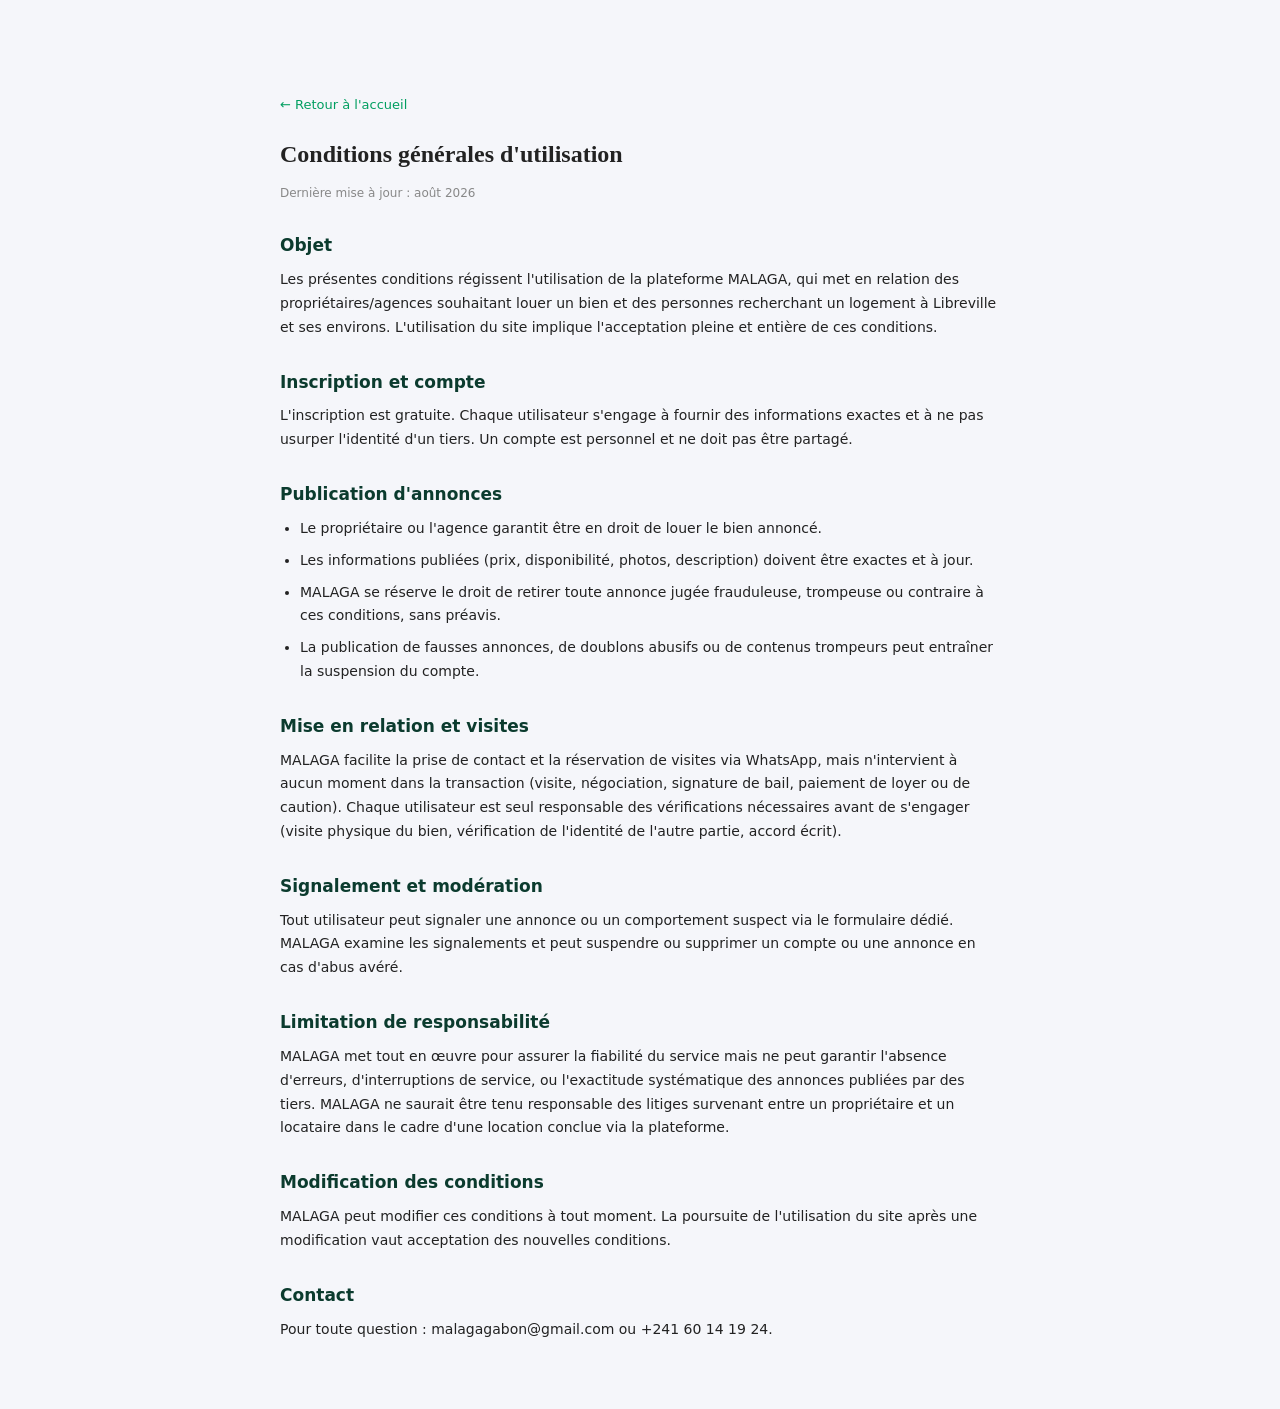
<file: cgu.html>
<!DOCTYPE html>
<html lang="fr">
<head>
  <meta charset="UTF-8">
  <meta name="viewport" content="width=device-width, initial-scale=1">
  <title>Conditions générales d'utilisation — MALAGA</title>
  <link rel="icon" type="image/png" href="img/icon-night-192.png">
  <link rel="stylesheet" href="style.css">
  <style>
    .page-legale { max-width: 760px; margin: 0 auto; padding: 90px 20px 60px; line-height: 1.7; color: #222; }
    .page-legale h1 { font-family:'Playfair Display',serif; font-size: 24px; margin-bottom: 6px; }
    .page-legale h2 { font-size: 17px; margin-top: 28px; color: #0B3B2E; }
    .page-legale p, .page-legale li { font-size: 14px; margin: 8px 0; }
    .page-legale ul { padding-left: 20px; }
    .page-legale .maj { font-size: 12px; color: #888; margin-bottom: 24px; }
    .retour { display:inline-block; margin-bottom: 18px; font-size: 13px; color:#009E60; text-decoration:none; }
  </style>
</head>
<body>
  <div class="page-legale">
    <a href="index.html" class="retour">← Retour à l'accueil</a>
    <h1>Conditions générales d'utilisation</h1>
    <p class="maj">Dernière mise à jour : août 2026</p>

    <h2>Objet</h2>
    <p>
      Les présentes conditions régissent l'utilisation de la plateforme MALAGA, qui met en relation des
      propriétaires/agences souhaitant louer un bien et des personnes recherchant un logement à
      Libreville et ses environs. L'utilisation du site implique l'acceptation pleine et entière de ces
      conditions.
    </p>

    <h2>Inscription et compte</h2>
    <p>
      L'inscription est gratuite. Chaque utilisateur s'engage à fournir des informations exactes et à ne
      pas usurper l'identité d'un tiers. Un compte est personnel et ne doit pas être partagé.
    </p>

    <h2>Publication d'annonces</h2>
    <ul>
      <li>Le propriétaire ou l'agence garantit être en droit de louer le bien annoncé.</li>
      <li>Les informations publiées (prix, disponibilité, photos, description) doivent être exactes et à jour.</li>
      <li>MALAGA se réserve le droit de retirer toute annonce jugée frauduleuse, trompeuse ou contraire à ces conditions, sans préavis.</li>
      <li>La publication de fausses annonces, de doublons abusifs ou de contenus trompeurs peut entraîner la suspension du compte.</li>
    </ul>

    <h2>Mise en relation et visites</h2>
    <p>
      MALAGA facilite la prise de contact et la réservation de visites via WhatsApp, mais n'intervient à
      aucun moment dans la transaction (visite, négociation, signature de bail, paiement de loyer ou de
      caution). Chaque utilisateur est seul responsable des vérifications nécessaires avant de s'engager
      (visite physique du bien, vérification de l'identité de l'autre partie, accord écrit).
    </p>

    <h2>Signalement et modération</h2>
    <p>
      Tout utilisateur peut signaler une annonce ou un comportement suspect via le formulaire dédié. MALAGA
      examine les signalements et peut suspendre ou supprimer un compte ou une annonce en cas d'abus avéré.
    </p>

    <h2>Limitation de responsabilité</h2>
    <p>
      MALAGA met tout en œuvre pour assurer la fiabilité du service mais ne peut garantir l'absence
      d'erreurs, d'interruptions de service, ou l'exactitude systématique des annonces publiées par des
      tiers. MALAGA ne saurait être tenu responsable des litiges survenant entre un propriétaire et un
      locataire dans le cadre d'une location conclue via la plateforme.
    </p>

    <h2>Modification des conditions</h2>
    <p>
      MALAGA peut modifier ces conditions à tout moment. La poursuite de l'utilisation du site après une
      modification vaut acceptation des nouvelles conditions.
    </p>

    <h2>Contact</h2>
    <p>Pour toute question : malagagabon@gmail.com ou +241 60 14 19 24.</p>
  </div>
</body>
</html>
</file>
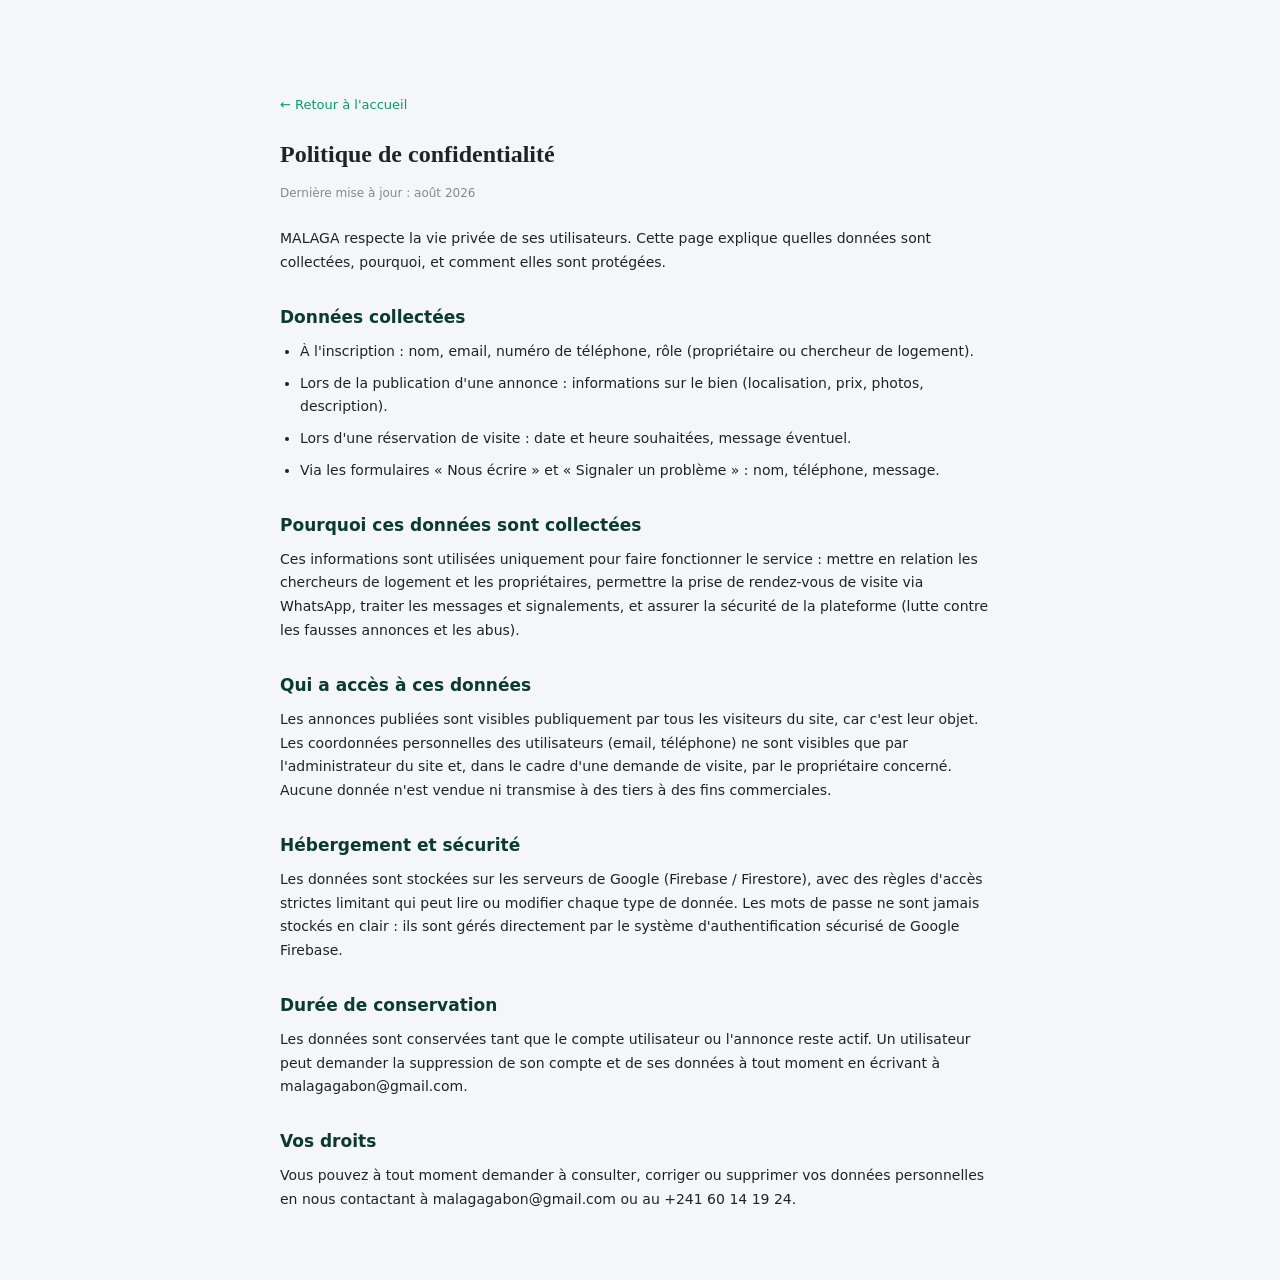
<file: confidentialite.html>
<!DOCTYPE html>
<html lang="fr">
<head>
  <meta charset="UTF-8">
  <meta name="viewport" content="width=device-width, initial-scale=1">
  <title>Politique de confidentialité — MALAGA</title>
  <link rel="icon" type="image/png" href="img/icon-night-192.png">
  <link rel="stylesheet" href="style.css">
  <style>
    .page-legale { max-width: 760px; margin: 0 auto; padding: 90px 20px 60px; line-height: 1.7; color: #222; }
    .page-legale h1 { font-family:'Playfair Display',serif; font-size: 24px; margin-bottom: 6px; }
    .page-legale h2 { font-size: 17px; margin-top: 28px; color: #0B3B2E; }
    .page-legale p, .page-legale li { font-size: 14px; margin: 8px 0; }
    .page-legale ul { padding-left: 20px; }
    .page-legale .maj { font-size: 12px; color: #888; margin-bottom: 24px; }
    .retour { display:inline-block; margin-bottom: 18px; font-size: 13px; color:#009E60; text-decoration:none; }
  </style>
</head>
<body>
  <div class="page-legale">
    <a href="index.html" class="retour">← Retour à l'accueil</a>
    <h1>Politique de confidentialité</h1>
    <p class="maj">Dernière mise à jour : août 2026</p>

    <p>
      MALAGA respecte la vie privée de ses utilisateurs. Cette page explique quelles données sont
      collectées, pourquoi, et comment elles sont protégées.
    </p>

    <h2>Données collectées</h2>
    <ul>
      <li>À l'inscription : nom, email, numéro de téléphone, rôle (propriétaire ou chercheur de logement).</li>
      <li>Lors de la publication d'une annonce : informations sur le bien (localisation, prix, photos, description).</li>
      <li>Lors d'une réservation de visite : date et heure souhaitées, message éventuel.</li>
      <li>Via les formulaires « Nous écrire » et « Signaler un problème » : nom, téléphone, message.</li>
    </ul>

    <h2>Pourquoi ces données sont collectées</h2>
    <p>
      Ces informations sont utilisées uniquement pour faire fonctionner le service : mettre en relation les
      chercheurs de logement et les propriétaires, permettre la prise de rendez-vous de visite via
      WhatsApp, traiter les messages et signalements, et assurer la sécurité de la plateforme (lutte contre
      les fausses annonces et les abus).
    </p>

    <h2>Qui a accès à ces données</h2>
    <p>
      Les annonces publiées sont visibles publiquement par tous les visiteurs du site, car c'est leur objet.
      Les coordonnées personnelles des utilisateurs (email, téléphone) ne sont visibles que par
      l'administrateur du site et, dans le cadre d'une demande de visite, par le propriétaire concerné.
      Aucune donnée n'est vendue ni transmise à des tiers à des fins commerciales.
    </p>

    <h2>Hébergement et sécurité</h2>
    <p>
      Les données sont stockées sur les serveurs de Google (Firebase / Firestore), avec des règles d'accès
      strictes limitant qui peut lire ou modifier chaque type de donnée. Les mots de passe ne sont jamais
      stockés en clair : ils sont gérés directement par le système d'authentification sécurisé de Google
      Firebase.
    </p>

    <h2>Durée de conservation</h2>
    <p>
      Les données sont conservées tant que le compte utilisateur ou l'annonce reste actif. Un utilisateur
      peut demander la suppression de son compte et de ses données à tout moment en écrivant à
      malagagabon@gmail.com.
    </p>

    <h2>Vos droits</h2>
    <p>
      Vous pouvez à tout moment demander à consulter, corriger ou supprimer vos données personnelles en
      nous contactant à malagagabon@gmail.com ou au +241 60 14 19 24.
    </p>
  </div>
</body>
</html>
</file>
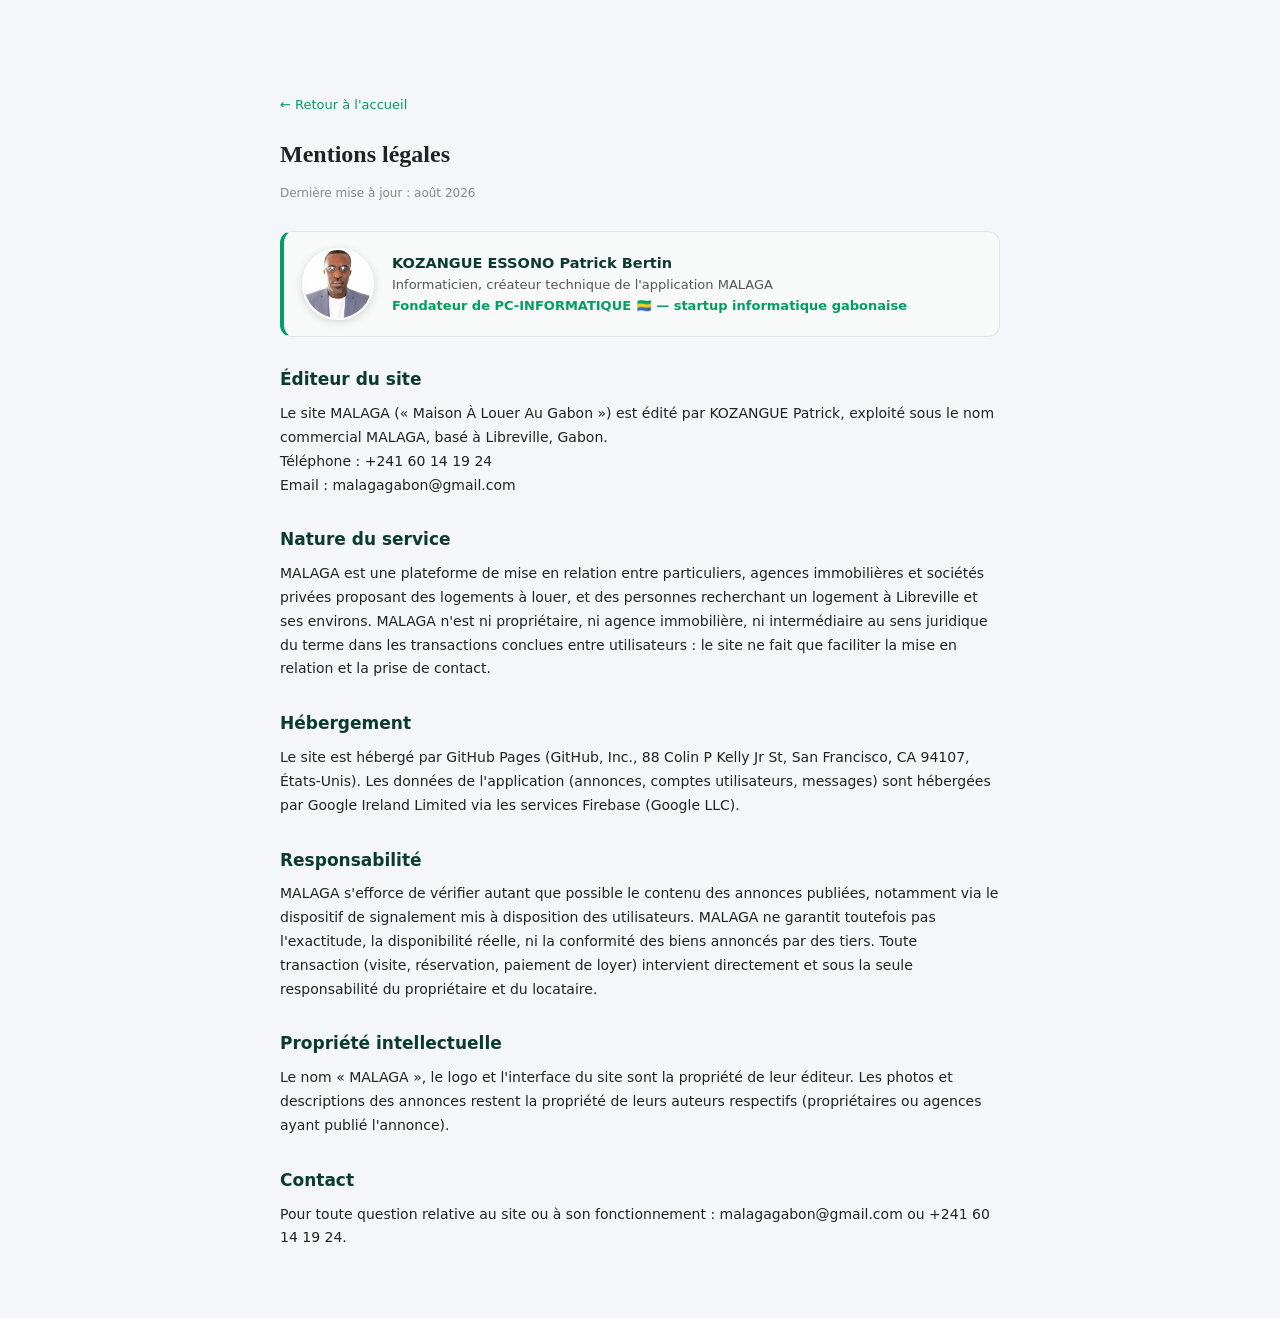
<file: mentions-legales.html>
<!DOCTYPE html>
<html lang="fr">
<head>
  <meta charset="UTF-8">
  <meta name="viewport" content="width=device-width, initial-scale=1">
  <title>Mentions légales — MALAGA</title>
  <link rel="icon" type="image/png" href="img/icon-night-192.png">
  <link rel="stylesheet" href="style.css">
  <style>
    .page-legale { max-width: 760px; margin: 0 auto; padding: 90px 20px 60px; line-height: 1.7; color: #222; }
    .page-legale h1 { font-family:'Playfair Display',serif; font-size: 24px; margin-bottom: 6px; }
    .page-legale h2 { font-size: 17px; margin-top: 28px; color: #0B3B2E; }
    .page-legale p { font-size: 14px; margin: 8px 0; }
    .page-legale .maj { font-size: 12px; color: #888; margin-bottom: 24px; }
    .retour { display:inline-block; margin-bottom: 18px; font-size: 13px; color:#009E60; text-decoration:none; }

    /* ===== Encadré créateur technique ===== */
    .createur-encadre {
      display: flex;
      align-items: center;
      gap: 18px;
      background: #F8FAF9;
      border: 1.5px solid #e2e8e5;
      border-left: 4px solid #009E60;
      border-radius: 12px;
      padding: 16px 18px;
      margin: 28px 0;
    }
    .createur-photo {
      width: 72px;
      height: 72px;
      border-radius: 50%;
      object-fit: cover;
      flex-shrink: 0;
      cursor: pointer;
      border: 2px solid #fff;
      box-shadow: 0 2px 8px rgba(0,0,0,.15);
      transition: transform .15s ease;
    }
    .createur-photo:hover { transform: scale(1.05); }
    .createur-texte p { margin: 0; font-size: 13px; line-height: 1.6; }
    .createur-texte .nom { font-weight: 800; font-size: 14.5px; color: #0B3B2E; }
    .createur-texte .role { color: #555; }
    .createur-texte .startup { color: #009E60; font-weight: 700; }

    /* Plein écran de la photo */
    .photo-overlay {
      display: none;
      position: fixed;
      inset: 0;
      background: rgba(0,0,0,.88);
      z-index: 999;
      align-items: center;
      justify-content: center;
      cursor: zoom-out;
      padding: 24px;
    }
    .photo-overlay.ouvert { display: flex; }
    .photo-overlay img {
      max-width: 100%;
      max-height: 100%;
      border-radius: 10px;
      box-shadow: 0 10px 40px rgba(0,0,0,.5);
    }
    .photo-overlay .fermer-overlay {
      position: absolute;
      top: 18px;
      right: 22px;
      color: #fff;
      font-size: 26px;
      background: none;
      border: none;
      cursor: pointer;
    }
  </style>
</head>
<body>
  <div class="page-legale">
    <a href="index.html" class="retour">← Retour à l'accueil</a>
    <h1>Mentions légales</h1>
    <p class="maj">Dernière mise à jour : août 2026</p>

    <div class="createur-encadre">
      <img src="img/kozangue-patrick.png" alt="Photo de Kozangue Essono Patrick Bertin" class="createur-photo" id="photoCreateur">
      <div class="createur-texte">
        <p class="nom">KOZANGUE ESSONO Patrick Bertin</p>
        <p class="role">Informaticien, créateur technique de l'application MALAGA</p>
        <p class="startup">Fondateur de PC-INFORMATIQUE 🇬🇦 — startup informatique gabonaise</p>
      </div>
    </div>

    <div class="photo-overlay" id="overlayPhoto">
      <button class="fermer-overlay" id="fermerOverlay" aria-label="Fermer">✕</button>
      <img src="img/kozangue-patrick.png" alt="Photo de Kozangue Essono Patrick Bertin en plein écran">
    </div>

    <script>
      const photo = document.getElementById('photoCreateur');
      const overlay = document.getElementById('overlayPhoto');
      const fermer = document.getElementById('fermerOverlay');
      photo?.addEventListener('click', () => overlay.classList.add('ouvert'));
      overlay?.addEventListener('click', () => overlay.classList.remove('ouvert'));
      fermer?.addEventListener('click', (e) => { e.stopPropagation(); overlay.classList.remove('ouvert'); });
    </script>

    <h2>Éditeur du site</h2>
    <p>
      Le site MALAGA (« Maison À Louer Au Gabon ») est édité par KOZANGUE Patrick, exploité sous le nom
      commercial MALAGA, basé à Libreville, Gabon.<br>
      Téléphone : +241 60 14 19 24<br>
      Email : malagagabon@gmail.com
    </p>

    <h2>Nature du service</h2>
    <p>
      MALAGA est une plateforme de mise en relation entre particuliers, agences immobilières et sociétés
      privées proposant des logements à louer, et des personnes recherchant un logement à Libreville et
      ses environs. MALAGA n'est ni propriétaire, ni agence immobilière, ni intermédiaire au sens juridique
      du terme dans les transactions conclues entre utilisateurs : le site ne fait que faciliter la mise en
      relation et la prise de contact.
    </p>

    <h2>Hébergement</h2>
    <p>
      Le site est hébergé par GitHub Pages (GitHub, Inc., 88 Colin P Kelly Jr St, San Francisco, CA 94107,
      États-Unis). Les données de l'application (annonces, comptes utilisateurs, messages) sont hébergées
      par Google Ireland Limited via les services Firebase (Google LLC).
    </p>

    <h2>Responsabilité</h2>
    <p>
      MALAGA s'efforce de vérifier autant que possible le contenu des annonces publiées, notamment via le
      dispositif de signalement mis à disposition des utilisateurs. MALAGA ne garantit toutefois pas
      l'exactitude, la disponibilité réelle, ni la conformité des biens annoncés par des tiers. Toute
      transaction (visite, réservation, paiement de loyer) intervient directement et sous la seule
      responsabilité du propriétaire et du locataire.
    </p>

    <h2>Propriété intellectuelle</h2>
    <p>
      Le nom « MALAGA », le logo et l'interface du site sont la propriété de leur éditeur. Les photos et
      descriptions des annonces restent la propriété de leurs auteurs respectifs (propriétaires ou agences
      ayant publié l'annonce).
    </p>

    <h2>Contact</h2>
    <p>
      Pour toute question relative au site ou à son fonctionnement : malagagabon@gmail.com ou
      +241 60 14 19 24.
    </p>
  </div>
</body>
</html>
</file>
<file: style.css>
/* ═══════════════════════════════════════════
   MALAGA — style.css
   Feuille de style partagée par toutes les pages
═══════════════════════════════════════════ */

* { margin: 0; padding: 0; box-sizing: border-box; }

/* Filet de sécurité global : toute <img> insérée sans style explicite
   (via innerHTML dans app.js, nav.js, profil.html, connexion.html...) ne
   peut jamais dépasser la largeur de son conteneur. Évite qu'une image
   (selfie, pièce d'identité, logo, avatar...) s'affiche à sa taille brute
   et casse la mise en page. N'affecte pas les images qui ont déjà leur
   propre taille définie par une classe ou un style inline — ça les borne
   juste en plus par ce plafond. */
img { max-width: 100%; height: auto; }

:root {
  --vert: #009E60;
  --vert-fonce: #007A4A;
  --jaune: #FCD116;
  --jaune-fonce: #E5BC00;
  --bleu: #3A75C4;
  --bleu-fonce: #2C5A96;
  --texte: #1A2332;
  --gris-fond: #F5F6FA;
  --gris-bordure: #E5E7EB;
  --gris-clair: #9CA3AF;
  --texte-secondaire: #5B6472;
  --rouge: #EF4444;
  --radius: 12px;
  /* Couleur foncée FIXE (ne change jamais avec le thème) : utilisée pour le
     texte posé sur des fonds toujours colorés (jaune, dégradés), afin que ce
     texte reste lisible même quand --texte s'éclaircit en mode sombre. */
  --texte-fixe: #1A2332;
  /* Fond du footer, volontairement indépendant du thème (déjà sombre en
     mode clair, donc pas besoin de le faire varier). */
  --fond-pied: #1A2332;
}

body {
  font-family: 'Plus Jakarta Sans', system-ui, sans-serif;
  background: var(--gris-fond);
  color: var(--texte);
  line-height: 1.6;
}

a { color: inherit; }

/* ===== HEADER (compact) ===== */
.header {
  background: linear-gradient(135deg, var(--vert) 0%, var(--vert-fonce) 100%);
  padding: 8px 14px;
  color: white;
  box-shadow: 0 2px 12px rgba(0,0,0,.15);
  position: sticky;
  top: 0;
  z-index: 500;
}

.header-inner {
  max-width: 1100px;
  margin: 0 auto;
  display: flex;
  align-items: center;
  justify-content: space-between;
  gap: 10px;
}

.logo-link { display: flex; align-items: center; gap: 8px; text-decoration: none; color: white; min-width: 0; flex: 1 1 auto; }
.logo-img { width: 34px; height: 34px; border-radius: 9px; object-fit: cover; flex-shrink: 0; background: white; }
.logo-text-wrap { display: flex; flex-direction: column; line-height: 1.15; overflow: hidden; min-width: 0; }
.logo-text { font-size: 16px; font-weight: 900; letter-spacing: 1.5px; color: var(--jaune); white-space: nowrap; }
.slogan { font-size: 9.5px; opacity: .85; display: block; white-space: nowrap; overflow: hidden; text-overflow: ellipsis; }

/* .header-actions (dans le header, id="navActions") ne doit JAMAIS passer à
   la ligne : sinon les icônes se chevauchent avec le contenu sous le header
   sticky. .nav-actions (utilisé ailleurs) garde le flex-wrap d'origine. */
.header-actions { display: flex; align-items: center; gap: 6px; flex-wrap: nowrap; flex-shrink: 0; }
.nav-actions { display: flex; align-items: center; gap: 8px; flex-wrap: wrap; }

.icon-btn {
  display: flex; align-items: center; justify-content: center;
  width: 38px; height: 38px; border-radius: 50%;
  background: rgba(255,255,255,.16); border: 1.5px solid rgba(255,255,255,.32);
  color: white; font-size: 16px; cursor: pointer; text-decoration: none; flex-shrink: 0;
  transition: background .15s, transform .15s; position: relative;
}
.icon-btn:hover { background: rgba(255,255,255,.28); }
.icon-btn:active { transform: scale(.94); }

.avatar-btn.avatar-initiales {
  background: var(--jaune); color: var(--texte-fixe); font-weight: 800; font-size: 13px;
  border-color: var(--jaune-fonce);
}

.badge-favoris {
  position: absolute; top: -3px; right: -3px; min-width: 16px; height: 16px; padding: 0 4px;
  background: var(--rouge); color: white; font-size: 9.5px; font-weight: 800; border-radius: 20px;
  display: none; align-items: center; justify-content: center; border: 1.5px solid var(--vert-fonce);
}

/* ══════════ TRADUCTION (Google Translate) — masquage de l'UI Google ══════════
   Le widget Google Translate reste entièrement piloté par le bouton 🌐 (nav.js) ;
   sa propre interface (barre du haut, icône, popup de sélection de langue) ne
   doit jamais être visible : on ne garde que la traduction du texte elle-même.
   Google insère parfois un décalage inline ("top: 40px") sur <html> et <body>
   quand sa bannière est active, ce qui désynchronise la position visuelle du
   header sticky de sa zone cliquable réelle (les taps semblent "rater" les
   boutons) : on neutralise ce décalage en plus de masquer la bannière. */
#google_translate_element,
.goog-te-banner-frame,
.goog-te-gadget-icon,
.goog-te-menu-frame,
iframe.goog-te-menu-frame,
.skiptranslate > iframe {
  display: none !important;
}
html, html body, body { top: 0 !important; }
.goog-tooltip, .goog-tooltip:hover { display: none !important; }
.goog-text-highlight { background: none !important; box-shadow: none !important; }
/* Bulle "Texte d'origine / Évaluez cette traduction" qui apparaît au tap sur un
   fragment traduit : c'est un iframe distinct injecté par Google, sans lien
   avec les contrôles du site (boutons, liens…), donc le masquer ne touche à
   rien d'autre. */
.goog-te-balloon-frame,
.goog-te-ftab,
iframe[src*="translate.google"],
iframe[src*="translate.googleapis"] {
  display: none !important;
}
#btnLangue.langue-actif { background: rgba(255,255,255,.32); }

/* Petits écrans : 3 icônes (thème, favoris, compte) + logo doivent tenir sur
   une seule ligne dans le header — on réduit légèrement icônes/espaces et on
   laisse le slogan se tronquer davantage plutôt que de déborder. */
@media (max-width: 380px) {
  .header-actions { gap: 4px; }
  .header .icon-btn { width: 34px; height: 34px; font-size: 14px; }
  .slogan { max-width: 46vw; }
}

/* ===== MENU LATÉRAL (DRAWER) ===== */
.drawer-overlay {
  position: fixed; inset: 0; background: rgba(0,0,0,.55); z-index: 900;
  opacity: 0; pointer-events: none; transition: opacity .2s;
}
.drawer-overlay.visible { opacity: 1; pointer-events: auto; }

.drawer {
  position: fixed; top: 0; left: 0; bottom: 0; width: 280px; max-width: 84vw;
  background: white; z-index: 950; box-shadow: 4px 0 24px rgba(0,0,0,.2);
  transform: translateX(-100%); transition: transform .25s ease;
  display: flex; flex-direction: column;
}
.drawer.ouvert { transform: translateX(0); }

.drawer-header {
  background: linear-gradient(135deg, var(--vert) 0%, var(--vert-fonce) 100%);
  padding: 20px 16px; display: flex; align-items: center; justify-content: space-between;
}
.drawer-logo { width: 44px; height: 44px; border-radius: 11px; background: white; object-fit: cover; }
.drawer-close {
  width: 32px; height: 32px; border-radius: 50%; border: none; background: rgba(255,255,255,.2);
  color: white; font-size: 15px; cursor: pointer;
}

.drawer-nav { padding: 10px; display: flex; flex-direction: column; gap: 2px; overflow-y: auto; flex: 1; }
.drawer-link {
  display: flex; align-items: center; gap: 12px; padding: 12px 12px; border-radius: 10px;
  text-decoration: none; color: var(--texte); font-size: 14px; font-weight: 600;
  transition: background .15s;
}
.drawer-link:hover, .drawer-link.actif { background: #F0FDF6; color: var(--vert-fonce); }
.drawer-sep { height: 1px; background: var(--gris-bordure); margin: 10px 4px; }
.drawer-footer { padding: 14px 16px; font-size: 11px; color: var(--gris-clair); border-top: 1px solid var(--gris-bordure); }

/* ===== BARRE DE NAVIGATION BASSE ===== */
.bottom-nav {
  position: fixed; left: 0; right: 0; bottom: 0; z-index: 800;
  background: white; border-top: 1px solid var(--gris-bordure);
  box-shadow: 0 -2px 14px rgba(0,0,0,.08);
  display: flex; align-items: stretch; justify-content: space-around;
  padding-bottom: env(safe-area-inset-bottom, 0);
}
.bn-item {
  flex: 1; display: flex; flex-direction: column; align-items: center; justify-content: center;
  gap: 2px; padding: 8px 4px 7px; text-decoration: none; color: var(--gris-clair);
  font-size: 10.5px; font-weight: 700; position: relative;
}
.bn-icon { font-size: 19px; line-height: 1; }
.bn-item.actif { color: var(--vert); }
.bn-item.actif .bn-icon { transform: translateY(-1px); }
.bn-central { flex: 0 0 62px; }
.bn-central .bn-icon {
  width: 46px; height: 46px; border-radius: 50%;
  background: linear-gradient(135deg, var(--jaune) 0%, var(--jaune-fonce) 100%);
  color: var(--texte-fixe); display: flex; align-items: center; justify-content: center;
  font-size: 24px; font-weight: 900; box-shadow: 0 3px 10px rgba(0,0,0,.2);
  margin-top: -22px; border: 3px solid white;
}
body { padding-bottom: 68px; }
@media (min-width: 960px) { .bottom-nav { display: none; } body { padding-bottom: 0; } }

.btn {
  display: inline-flex;
  align-items: center;
  gap: 6px;
  padding: 10px 16px;
  border-radius: 9px;
  border: none;
  font-family: inherit;
  font-weight: 700;
  font-size: 13px;
  cursor: pointer;
  text-decoration: none;
  transition: transform .15s, box-shadow .15s, background .15s;
}

.btn:active { transform: scale(.97); }

.btn-jaune { background: var(--jaune); color: var(--texte-fixe); }
.btn-jaune:hover { background: var(--jaune-fonce); }

.btn-blanc { background: rgba(255,255,255,.18); color: white; border: 1.5px solid rgba(255,255,255,.4); }
.btn-blanc:hover { background: rgba(255,255,255,.28); }

.btn-vert { background: var(--vert); color: white; }
.btn-vert:hover { background: var(--vert-fonce); }

.btn-bleu { background: var(--bleu); color: white; }
.btn-bleu:hover { background: var(--bleu-fonce); }

.btn-rouge { background: #FEE2E2; color: #B91C1C; }
.btn-rouge:hover { background: #FECACA; }

.btn-outline { background: white; color: var(--vert); border: 1.5px solid var(--vert); }
.btn-outline:hover { background: #F0FDF6; }

.btn-full { width: 100%; justify-content: center; }
.btn:disabled { opacity: .55; cursor: not-allowed; }

/* ===== HERO ===== */
.hero {
  background:
    linear-gradient(135deg, rgba(58,117,196,.92) 0%, rgba(44,90,150,.94) 100%),
    url("img/hero-maison.jpg") center 30%/cover no-repeat;
  padding: 34px 20px 30px;
  color: white;
  text-align: center;
}
.hero h1 {
  font-family: 'Playfair Display', serif; font-size: clamp(21px, 4.4vw, 29px); font-weight: 700;
  letter-spacing: .3px; margin-bottom: 16px; color: #fff; text-shadow: 0 2px 8px rgba(0,0,0,.25);
}

/* En mode sombre, le fond du héros peut devenir très foncé (l'image de fond
   s'assombrit fortement) : un blanc pur perdait un peu de lisibilité/élégance,
   on passe à un ivoire chaud assorti au jaune de la marque, avec une lueur
   plus marquée pour bien détacher le titre du fond noir. */
body.theme-sombre .hero h1 {
  color: #F7ECD1;
  text-shadow: 0 2px 18px rgba(0,0,0,.55), 0 0 24px rgba(252,209,22,.15);
}

.search-bar { max-width: 560px; margin: 0 auto; display: flex; gap: 10px; flex-wrap: wrap; justify-content: center; }
.search-bar input, .search-bar button {
  padding: 12px 16px; border-radius: 10px; border: none; font-size: 14px; font-family: inherit; font-weight: 700;
}
.search-bar input { flex: 1; min-width: 200px; color: var(--texte); }

/* ===== STATS ===== */
.stats-section {
  background: white; border-bottom: 1px solid var(--gris-bordure); padding: 10px 20px;
  display: grid; grid-template-columns: repeat(3, 1fr); gap: 6px; font-size: 13px; max-width: 620px; margin: 0 auto;
}
.stat-item { text-align: center; }
.stat-num { font-weight: 800; font-size: 15px; color: var(--vert); line-height: 1.1; }
.stat-label { color: var(--gris-clair); font-size: 10px; white-space: nowrap; }
@media (max-width: 380px) { .stat-label { font-size: 9px; } }

/* ===== FILTRES ===== */
.filters-bar {
  max-width: 1200px; margin: 16px auto; padding: 0 20px;
  display: flex; gap: 10px; flex-wrap: wrap;
}
.filters-bar input, .filters-bar select {
  padding: 10px 12px; border: 1.5px solid var(--gris-bordure); border-radius: 9px;
  font-size: 13px; font-family: inherit; flex: 1; min-width: 140px; background: white;
}
.filters-bar input:focus, .filters-bar select:focus { outline: none; border-color: var(--vert); }

/* ===== "HÔTELS & MOTELS" / "LES CATALOGUES" / "PRÈS DE CHEZ MOI" =====
   Trois boutons indépendants et bien séparés (espace entre chaque bloc),
   chacun avec ses 4 coins arrondis et un dégradé "luxe" brillant distinct. */
.hotels-motels-bar {
  max-width: 1200px; margin: 16px auto; padding: 0 20px;
}
.btn-hotels-motels {
  width: 100%; display: flex; align-items: center; justify-content: center; gap: 7px;
  background: linear-gradient(135deg, #FCD34D 0%, #F59E0B 48%, #B45309 100%);
  border: none; border-radius: 12px;
  padding: 12px; font-size: 13.5px; font-weight: 800; letter-spacing: .2px;
  color: #fff; cursor: pointer;
  text-shadow: 0 1px 2px rgba(0,0,0,.25);
  box-shadow: inset 0 1px 0 rgba(255,255,255,.55),
              inset 0 -10px 14px -10px rgba(0,0,0,.3),
              0 2px 0 rgba(0,0,0,.12);
  position: relative; overflow: hidden; transition: filter .15s, transform .1s;
}
.btn-hotels-motels::after {
  content: ""; position: absolute; inset: 0; pointer-events: none;
  background: linear-gradient(180deg, rgba(255,255,255,.35) 0%, rgba(255,255,255,0) 55%);
}
.btn-hotels-motels:hover { filter: brightness(1.1); }
.btn-hotels-motels:active { transform: scale(.99); }
.btn-hotels-motels.actif { filter: brightness(.9) saturate(1.2); }

/* Menu déroulant "Hôtels / Motels / Auberges" — même dégradé "luxe" que
   l'ancien bouton unique, mais permet de choisir précisément une catégorie
   (voir app.js → onChangeHebergement / HEBERGEMENT_OPTIONS). */
.select-hotels-motels {
  width: 100%; display: block; appearance: none; -webkit-appearance: none; -moz-appearance: none;
  background:
    linear-gradient(135deg, #FCD34D 0%, #F59E0B 48%, #B45309 100%),
    url("data:image/svg+xml,%3Csvg xmlns='http://www.w3.org/2000/svg' viewBox='0 0 24 24' fill='white'%3E%3Cpath d='M7 10l5 5 5-5z'/%3E%3C/svg%3E");
  background-repeat: no-repeat;
  background-position: 0 0, right 14px center;
  background-size: 100% 100%, 18px 18px;
  border: none; border-radius: 12px;
  padding: 12px 40px 12px 14px; font-size: 13.5px; font-weight: 800; letter-spacing: .2px;
  color: #fff; cursor: pointer; text-align: center; text-align-last: center;
  text-shadow: 0 1px 2px rgba(0,0,0,.25);
  box-shadow: inset 0 1px 0 rgba(255,255,255,.55),
              inset 0 -10px 14px -10px rgba(0,0,0,.3),
              0 2px 0 rgba(0,0,0,.12);
}
.select-hotels-motels:hover { filter: brightness(1.1); }
.select-hotels-motels:focus { outline: none; filter: brightness(.97); }
.select-hotels-motels option { color: #1A2332; background: #fff; font-weight: 600; text-align: left; }

/* ===== "PRÈS DE CHEZ MOI" (géolocalisation + rayon) ===== */
.pres-de-moi-bar {
  max-width: 1200px; margin: 16px auto; padding: 0 20px;
}
.btn-pres-de-moi {
  width: 100%; display: flex; align-items: center; justify-content: center; gap: 7px;
  background: linear-gradient(135deg, #34D399 0%, #10B981 48%, #047857 100%);
  border: none; border-radius: 12px;
  padding: 12px; font-size: 13.5px; font-weight: 800; letter-spacing: .2px;
  color: #fff; cursor: pointer;
  text-shadow: 0 1px 2px rgba(0,0,0,.25);
  box-shadow: inset 0 1px 0 rgba(255,255,255,.4),
              inset 0 -10px 14px -10px rgba(0,0,0,.3),
              0 4px 10px rgba(4,120,87,.3);
  position: relative; overflow: hidden; transition: filter .15s, transform .1s;
}
.btn-pres-de-moi::after {
  content: ""; position: absolute; inset: 0; pointer-events: none;
  background: linear-gradient(180deg, rgba(255,255,255,.3) 0%, rgba(255,255,255,0) 55%);
}
.btn-pres-de-moi:hover { filter: brightness(1.1); }
.btn-pres-de-moi:active { transform: scale(.99); }
.btn-pres-de-moi.actif { filter: brightness(.9) saturate(1.2); }
.btn-pres-de-moi.chargement { opacity: .7; cursor: wait; }

.rayon-control {
  margin-top: 10px; background: #fff; border: 1.5px solid var(--gris-bordure);
  border-radius: 12px; padding: 12px 14px;
}
.rayon-ligne {
  display: flex; align-items: center; justify-content: space-between;
  font-size: 13px; color: var(--texte); margin-bottom: 6px;
}
.rayon-ligne strong { color: var(--vert); font-size: 14px; }
.rayon-control input[type="range"] {
  width: 100%; accent-color: var(--vert); cursor: pointer;
}
.rayon-statut {
  margin-top: 8px; font-size: 12px; color: var(--texte-secondaire); text-align: center;
}

/* ===== LAYOUT ACCUEIL : liste + carte côte à côte ===== */
.split-layout {
  max-width: 1200px; margin: 0 auto; padding: 0 20px 40px;
  display: grid; grid-template-columns: 1.15fr 0.85fr; gap: 20px; align-items: start;
}
@media (max-width: 860px) {
  /* Mobile : la liste et la carte sont empilées. On "déplie" le conteneur
     .liste-col (display:contents) pour que le titre, les icônes de mode
     d'affichage, la carte et la grille d'annonces deviennent des éléments
     indépendants du même flex, réordonnables individuellement — la carte
     s'intercale juste après les icônes de vue, sans les recouvrir ni
     laisser d'espace vide au-dessus. */
  .split-layout { grid-template-columns: 1fr; display: flex; flex-direction: column; }
  .split-layout .liste-col { display: contents; }
  .split-layout .section-header { order: 1; }
  .split-layout .vue-modes-bar { order: 2; }
  .split-layout .map-wrap { order: 3; margin: 0 0 18px; }
  .split-layout .grille-annonces { order: 4; }
}

.section-header { display: flex; align-items: center; justify-content: space-between; margin-bottom: 14px; }
.section-header h2 { color: var(--vert); font-weight: 800; font-size: 17px; }
.section-header span { font-size: 12px; color: var(--gris-clair); }

.grille-annonces {
  --tile-min: 240px;
  --tile-img-h: 150px;
  display: grid; grid-template-columns: repeat(auto-fill, minmax(var(--tile-min), 1fr)); gap: 14px;
  transition: grid-template-columns .2s ease;
}
/* Quand il y a beaucoup d'annonces, la colonne liste devient scrollable au lieu
   d'étirer la hauteur de toute la page indéfiniment. */
.grille-annonces.grille-scroll {
  max-height: 68vh;
  overflow-y: auto;
  padding-right: 6px;
  scrollbar-width: thin;
  align-content: start;
}
.grille-annonces.grille-scroll::-webkit-scrollbar { width: 6px; }
.grille-annonces.grille-scroll::-webkit-scrollbar-thumb { background: var(--gris-bordure); border-radius: 6px; }
@media (max-width: 860px) {
  /* Sur mobile la page défile naturellement : pas de scroll interne, juste des tuiles plus compactes */
  .grille-annonces.grille-scroll { max-height: none; overflow-y: visible; padding-right: 0; }
}

.carte-annonce {
  background: white; border-radius: var(--radius); overflow: hidden;
  box-shadow: 0 2px 10px rgba(0,0,0,.08); transition: transform .15s, box-shadow .15s;
  cursor: pointer; border: 2px solid transparent;
}
.carte-annonce:hover { transform: translateY(-3px); box-shadow: 0 8px 22px rgba(0,0,0,.14); }
.carte-annonce.survolee { border-color: var(--vert); }

/* ═══ "Près de chez moi" — carte dans le rayon choisi : mise en avant douce
   (halo qui pulse), pas de clignotement agressif. Voir togglePresDeMoi()/
   changerRayon() dans app.js. ═══ */
.carte-annonce.carte-proche {
  border-color: var(--vert);
  animation: pulseProche 1.8s ease-in-out infinite;
}
@keyframes pulseProche {
  0%, 100% { box-shadow: 0 2px 10px rgba(0,0,0,.08), 0 0 0 0 rgba(16,185,129,.45); }
  50% { box-shadow: 0 2px 10px rgba(0,0,0,.08), 0 0 0 6px rgba(16,185,129,0); }
}
.badge-distance {
  position: absolute; top: 8px; left: 44px; background: var(--vert); color: #fff;
  font-size: 10.5px; font-weight: 800; padding: 3px 9px; border-radius: 20px;
  box-shadow: 0 1px 4px rgba(0,0,0,.2);
}

.carte-annonce .visuel {
  height: var(--tile-img-h); background: #e0e0e0; display: flex; align-items: center; justify-content: center;
  position: relative; font-size: 44px; color: #999; overflow: hidden;
  transition: height .2s ease;
}
.carte-annonce .visuel img { width: 100%; height: 100%; object-fit: cover; }

.btn-favori {
  position: absolute; top: 8px; left: 8px; width: 30px; height: 30px; border-radius: 50%;
  background: rgba(255,255,255,.9); border: none; display: flex; align-items: center; justify-content: center;
  font-size: 15px; cursor: pointer; box-shadow: 0 2px 6px rgba(0,0,0,.2); transition: transform .15s;
}
.btn-favori:active { transform: scale(.9); }
.btn-favori.actif { background: var(--rouge); }

.badge {
  display: inline-block; padding: 3px 10px; border-radius: 20px; font-size: 11px; font-weight: 800;
}
.badge-disponible { background: #D1FAE5; color: var(--vert-fonce); }
.badge-occupe { background: #FEE2E2; color: #B91C1C; }

/* Distinction agence/entreprise vs particulier, sur les cartes d'annonces et le détail */
.badge-vendeur-particulier { background: rgba(255,255,255,.92); color: var(--texte); }
.badge-vendeur-entreprise { background: #DBEAFE; color: #1D4ED8; }
.badge-vendeur-verifie { background: #D1FAE5; color: var(--vert-fonce); }

.carte-info { padding: 12px 14px; }
/* Ces textes sont posés sur le fond BLANC fixe de la carte (.carte-annonce),
   qui ne change pas de couleur avec le thème. On fixe donc leur couleur en
   dur plutôt que de dépendre de --texte (qui s'éclaircit en mode sombre pour
   le reste du site) : sinon le texte devient quasi invisible sur ce fond
   resté blanc en mode sombre. */
.carte-info h3 { font-size: 13.5px; font-weight: 700; margin-bottom: 6px; color: #1A2332; }
/* Étiquette de type de bien (Maison, Appartement, Villa...) — utilise la
   couleur déjà calculée par annonce (--couleur-type, posée sur .carte-annonce)
   pour rester lisible sur le fond blanc fixe de la carte, quel que soit le
   thème actif. */
.type-tag {
  display: inline-block; font-size: 10.5px; font-weight: 700;
  color: var(--couleur-type, #374151); background: color-mix(in srgb, var(--couleur-type, #374151) 12%, white);
  border: 1px solid var(--couleur-type, #374151); border-radius: 20px;
  padding: 2px 9px; margin-bottom: 6px;
}
.carte-info .prix { color: var(--vert); font-weight: 800; font-size: 15px; margin-bottom: 4px; }
.carte-info .localisation { color: #5B6472; font-size: 12px; }

/* Date + heure de publication, affichée en miniature sur chaque carte d'annonce */
.carte-info .date-publication {
  display: block; color: #6B7280; font-size: 10.5px; margin-top: 4px; opacity: .85;
}

/* Numéro d'identification MALAGA (système de numérotation membres/annonces) */
.carte-info .numero-annonce {
  display: inline-block; font-family: 'Courier New', monospace; font-weight: 700;
  font-size: 10px; letter-spacing: .3px; color: var(--vert-fonce); background: #E6F7F0;
  padding: 2px 8px; border-radius: 8px; margin-top: 6px;
}

/* ===== CARTE LEAFLET ===== */
.map-wrap { position: sticky; top: 90px; }
#carteMap {
  width: 100%; height: 420px; max-height: 68vh; border-radius: var(--radius); box-shadow: 0 2px 10px rgba(0,0,0,.08);
  z-index: 1; transition: height .2s ease;
}
/* Bureau : quand la liste passe en scroll interne, la carte s'aligne sur la même hauteur */
.split-layout:has(.grille-scroll) #carteMap { height: 68vh; }
@media (max-width: 860px) {
  /* Mobile : carte réduite et non "collée" (sticky) pour ne pas manger l'écran */
  .map-wrap { position: static; }
  #carteMap { height: 240px; max-height: 240px; }
}
.leaflet-popup-content { font-family: 'Plus Jakarta Sans', sans-serif; }
.popup-annonce { min-width: 180px; }
.popup-annonce h4 { font-size: 13px; margin-bottom: 4px; }

/* Marqueur "vous êtes ici" (bouton "Près de chez moi") : pastille bleue avec
   un halo qui pulse, dans l'esprit de la position GPS sur Google Maps. */
.leaflet-div-icon.marqueur-moi { background: transparent; border: none; }
.pin-moi {
  width: 16px; height: 16px; background: #2563EB; border: 3px solid #fff;
  border-radius: 50%; box-shadow: 0 1px 4px rgba(0,0,0,.35); position: relative;
}
.pin-moi-pulse {
  position: absolute; inset: -9px; border-radius: 50%; background: rgba(37,99,235,.35);
  animation: pulseMoi 1.8s ease-out infinite;
}
@keyframes pulseMoi {
  0% { transform: scale(.5); opacity: .8; }
  100% { transform: scale(2.4); opacity: 0; }
}
.popup-annonce .prix { color: var(--vert); font-weight: 800; font-size: 13px; }

/* Marqueur personnalisé */
.marker-prix {
  background: var(--vert); color: white; font-weight: 800; font-size: 11px;
  padding: 5px 9px; border-radius: 20px; white-space: nowrap; box-shadow: 0 2px 6px rgba(0,0,0,.3);
  border: 2px solid white;
}
.marker-prix.occupe { background: var(--gris-clair); }

/* ===== FORMULAIRES ===== */
.page-form { max-width: 640px; margin: 30px auto; padding: 0 20px 40px; }
.form-card {
  background: white; border-radius: 16px; padding: 26px 22px; box-shadow: 0 2px 14px rgba(0,0,0,.07);
}
.form-card h2 { color: var(--vert); font-size: 19px; margin-bottom: 4px; }
.form-card .sous-titre { color: var(--gris-clair); font-size: 13px; margin-bottom: 20px; }

.champ { margin-bottom: 16px; }
.champ label { display: block; font-size: 13px; font-weight: 700; margin-bottom: 6px; }
.champ .aide { font-size: 11.5px; color: var(--gris-clair); margin-top: 4px; }

.champ input[type=text], .champ input[type=email], .champ input[type=password],
.champ input[type=number], .champ input[type=tel], .champ select, .champ textarea {
  width: 100%; padding: 11px 13px; border: 1.5px solid var(--gris-bordure); border-radius: 9px;
  font-family: inherit; font-size: 14px; background: white;
}
.champ input:focus, .champ select:focus, .champ textarea:focus { outline: none; border-color: var(--vert); }
.champ textarea { resize: vertical; min-height: 90px; }

.grille-2 { display: grid; grid-template-columns: 1fr 1fr; gap: 12px; }
@media (max-width: 480px) { .grille-2 { grid-template-columns: 1fr; } }

.role-choix { display: grid; grid-template-columns: 1fr 1fr; gap: 12px; margin-bottom: 20px; }
.role-carte {
  border: 2px solid var(--gris-bordure); border-radius: 12px; padding: 16px 12px; text-align: center;
  cursor: pointer; transition: border-color .15s, background .15s;
}
.role-carte.selectionne { border-color: var(--vert); background: #F0FDF6; }
.role-carte .icone { font-size: 26px; margin-bottom: 6px; }
.role-carte .titre { font-weight: 800; font-size: 13.5px; color: #1A2332; }
.role-carte .desc { font-size: 11px; color: #6B7280; margin-top: 3px; }

.chips { display: flex; flex-wrap: wrap; gap: 8px; }
.chip {
  border: 1.5px solid var(--gris-bordure); border-radius: 20px; padding: 7px 13px; font-size: 12.5px;
  cursor: pointer; user-select: none; transition: all .15s; background: white; font-weight: 600;
}
.chip.actif { background: var(--vert); color: white; border-color: var(--vert); }

.toggle-oui-non { display: flex; gap: 8px; }
.toggle-oui-non .chip { flex: 1; text-align: center; }

/* Upload photos */
.upload-zone {
  border: 2px dashed var(--gris-bordure); border-radius: 12px; padding: 20px; text-align: center;
  cursor: pointer; transition: border-color .15s, background .15s; background: #FAFBFC;
}
.upload-zone:hover, .upload-zone.survol { border-color: var(--vert); background: #F0FDF6; }
.upload-zone .icone { font-size: 26px; margin-bottom: 6px; }
.upload-zone p { font-size: 12.5px; color: var(--gris-clair); }

.previsu-grille { display: grid; grid-template-columns: repeat(auto-fill, minmax(80px, 1fr)); gap: 8px; margin-top: 12px; }
.previsu-item { position: relative; border-radius: 8px; overflow: hidden; aspect-ratio: 1; background: #eee; }
.previsu-item img, .previsu-item video { width: 100%; height: 100%; object-fit: cover; }
.previsu-item .suppr {
  position: absolute; top: 3px; right: 3px; background: rgba(0,0,0,.6); color: white; border: none;
  width: 20px; height: 20px; border-radius: 50%; font-size: 11px; cursor: pointer; line-height: 1;
}

.mini-map { width: 100%; height: 220px; border-radius: 10px; margin-top: 8px; }

.erreur-msg {
  background: #FEE2E2; color: #B91C1C; padding: 10px 14px; border-radius: 9px; font-size: 13px; margin-bottom: 14px; display: none;
}
.erreur-msg.visible { display: block; }
.succes-msg {
  background: #D1FAE5; color: var(--vert-fonce); padding: 10px 14px; border-radius: 9px; font-size: 13px; margin-bottom: 14px; display: none;
}
.succes-msg.visible { display: block; }

/* ===== DASHBOARD PROPRIÉTAIRE ===== */
.dashboard-header { max-width: 1000px; margin: 0 auto; padding: 24px 20px 0; }
.dashboard-header h1 { font-size: 20px; font-weight: 800; color: var(--texte); }
.dashboard-header p { color: var(--gris-clair); font-size: 13px; margin-top: 4px; }

.liste-dashboard { max-width: 1000px; margin: 20px auto 40px; padding: 0 20px; display: flex; flex-direction: column; gap: 12px; }

.ligne-annonce {
  background: white; border-radius: 14px; padding: 14px; box-shadow: 0 2px 8px rgba(0,0,0,.06);
  display: grid; grid-template-columns: 80px 1fr auto; gap: 14px; align-items: center;
}
@media (max-width: 560px) { .ligne-annonce { grid-template-columns: 60px 1fr; } .ligne-actions { grid-column: 1/-1; } }

.ligne-annonce .miniature {
  width: 80px; height: 80px; border-radius: 10px; background: #eee; overflow: hidden;
  display: flex; align-items: center; justify-content: center; font-size: 26px; color: #999;
}
.ligne-annonce .miniature img { width: 100%; height: 100%; object-fit: cover; }
.ligne-annonce h3 { font-size: 14px; font-weight: 700; margin-bottom: 3px; }
.ligne-annonce .meta { font-size: 12px; color: var(--gris-clair); }

.ligne-actions { display: flex; flex-direction: column; gap: 6px; align-items: stretch; }
.ligne-actions .btn { padding: 8px 12px; font-size: 12px; }

.toggle-statut {
  display: flex; border-radius: 20px; overflow: hidden; border: 1.5px solid var(--gris-bordure); font-size: 11px; font-weight: 700;
}
.toggle-statut button { flex: 1; padding: 6px 8px; border: none; background: white; cursor: pointer; color: var(--gris-clair); }
.toggle-statut button.actif-dispo { background: var(--vert); color: white; }
.toggle-statut button.actif-occupe { background: var(--rouge); color: white; }

.etat-vide { text-align: center; padding: 60px 20px; color: var(--gris-clair); }
.etat-vide .icone { font-size: 40px; margin-bottom: 10px; }

/* ===== MODAL DÉTAIL ===== */
.modal-overlay {
  position: fixed; inset: 0; background: rgba(0,0,0,.6); display: none;
  align-items: flex-end; justify-content: center; z-index: 5000;
}
.modal-overlay.ouverte { display: flex; }
.modal-panneau { background: white; border-radius: 18px 18px 0 0; width: 100%; max-width: 680px; max-height: 92vh; overflow-y: auto; }

/* ===== MODALES CONTACT / SIGNALEMENT ===== */
.mini-modal-header {
  display: flex; align-items: center; justify-content: space-between;
  padding: 18px 22px 0;
}
.mini-modal-header h2 { font-size: 17px; color: var(--vert); }
.modal-close {
  width: 32px; height: 32px; border-radius: 50%; border: none; background: var(--gris-fond);
  font-size: 15px; cursor: pointer; color: var(--texte); flex-shrink: 0;
}
.modal-close:hover { background: var(--gris-bordure); }
.mini-modal-body { box-shadow: none; padding: 16px 22px 24px; }
.mini-modal-body .btn:disabled { opacity: .6; cursor: default; }

/* ===== FOOTER ===== */
.footer {
  background: var(--fond-pied); color: white; text-align: center; padding: 24px 20px;
  font-size: 13px; line-height: 2; margin-top: 30px;
}
.footer .brand { font-size: 16px; font-weight: 800; color: var(--jaune); letter-spacing: 2px; margin-bottom: 6px; }

/* ===== BOUTONS DE SCROLL (haut / bas) — discrets et dynamiques ===== */
.scroll-nav { position: fixed; right: 12px; bottom: 84px; z-index: 750;
  display: flex; flex-direction: column; gap: 7px; pointer-events: none; }
.scroll-btn {
  width: 30px; height: 30px; border-radius: 50%; border: none; cursor: pointer;
  background: rgba(11,59,46,.72); color: #fff; backdrop-filter: blur(4px);
  display: flex; align-items: center; justify-content: center; font-size: 12px;
  box-shadow: 0 2px 8px rgba(0,0,0,.16);
  opacity: 0; transform: translateY(8px) scale(.85); pointer-events: none;
  transition: opacity .28s ease, transform .28s ease, background .2s ease;
}
.scroll-btn.visible { opacity: .75; transform: translateY(0) scale(1); pointer-events: auto; }
.scroll-btn:hover, .scroll-btn:active { opacity: 1; background: var(--vert); }
@media (min-width: 960px) { .scroll-nav { bottom: 28px; } }

/* ===== SPINNER ===== */
.spinner { text-align: center; color: var(--gris-clair); padding: 40px; grid-column: 1/-1; }

/* Correction carte mobile */
@media (max-width: 860px) {
  .map-wrap {
    position: relative !important;
    top: auto !important;
    margin-top: 10px !important;
    margin-bottom: 18px !important;
    margin-left: 22px !important;
    margin-right: 22px !important;
    height: 240px !important;
    min-height: 240px !important;
    max-height: 240px !important;
    overflow: hidden !important;
    border-radius: var(--radius) !important;
  }

  #carteMap {
    height: 240px !important;
    max-height: 240px !important;
    border-radius: var(--radius) !important;
  }
}

/* Boutons statistiques cliquables */
.stats-section .stat-item {
  border: none;
  cursor: pointer;
  background: white;
  border-radius: 12px;
  padding: 10px 6px;
  transition: transform .15s, box-shadow .15s;
  font-family: inherit;
}

.stats-section .stat-item:active {
  transform: scale(.96);
}

.stat-dispo {
  border: 2px solid #009E60 !important;
}

.stat-zone {
  border: 2px solid #3A75C4 !important;
}

.stat-public {
  border: 2px solid #FCD116 !important;
}

.stat-dispo .stat-num {
  color: #009E60;
}

.stat-zone .stat-num {
  color: #3A75C4;
}

.stat-public .stat-num {
  color: #C49A00;
}

/* ═══════════════════════════════════════════
   MODE SOMBRE
   Activé via la classe .theme-sombre sur <body> (voir nav.js).
   Le header et le bandeau du menu latéral restent en dégradé vert
   dans les deux modes (identité de marque).
═══════════════════════════════════════════ */
body.theme-sombre {
  --gris-fond: #10151C;
  --gris-bordure: #2A3444;
  --gris-clair: #8E9AAB;
  --texte-secondaire: #AEB8C7;
  --texte: #EAEDF2;
}

body.theme-sombre .drawer,
body.theme-sombre .bottom-nav,
body.theme-sombre .stats-section,
body.theme-sombre .stats-section .stat-item,
body.theme-sombre .carte-annonce,
body.theme-sombre .form-card,
body.theme-sombre .ligne-annonce,
body.theme-sombre .modal-panneau,
body.theme-sombre .filters-bar input,
body.theme-sombre .filters-bar select,
body.theme-sombre .champ input,
body.theme-sombre .champ select,
body.theme-sombre .champ textarea,
body.theme-sombre .chip,
body.theme-sombre .toggle-statut button,
body.theme-sombre .role-carte,
body.theme-sombre .rayon-control {
  background: #1A2130;
}
/* .btn-pres-de-moi et .btn-hotels-motels gardent leur dégradé luxe dans les deux thèmes */
body.theme-sombre .rayon-ligne { color: var(--texte); }

/* Titre des cartes d'annonce (.carte-info h3) : fixé en dur (#1A2332) car il
   était censé rester sur le fond BLANC fixe de la carte. Mais en mode sombre,
   .carte-annonce passe en fond #1A2130 (juste au-dessus) — quasi identique à
   #1A2332, ce qui rendait le titre invisible (texte foncé sur fond foncé).
   On force donc une couleur claire pour le titre uniquement en mode sombre. */
body.theme-sombre .carte-info h3 {
  color: #EAEDF2;
}

body.theme-sombre .drawer-link:hover,
body.theme-sombre .drawer-link.actif,
body.theme-sombre .role-carte.selectionne,
body.theme-sombre .upload-zone:hover,
body.theme-sombre .upload-zone.survol {
  background: #123024;
}

body.theme-sombre .upload-zone {
  background: #161C27;
}

body.theme-sombre .mini-modal-header h2,
body.theme-sombre .form-card h2,
body.theme-sombre .section-header h2 {
  color: #34D399;
}

body.theme-sombre .modal-close {
  background: #232C3D;
  color: var(--texte);
}
body.theme-sombre .modal-close:hover { background: #2A3444; }

body.theme-sombre .btn-outline { background: transparent; }

body.theme-sombre .carte-annonce .visuel,
body.theme-sombre .previsu-item,
body.theme-sombre .ligne-annonce .miniature {
  background: #232C3D;
}

body.theme-sombre .erreur-msg { background: #3B1B1B; color: #FCA5A5; }
body.theme-sombre .succes-msg { background: #12301F; color: #6EE7B7; }

body.theme-sombre .badge-disponible { background: #12301F; }
body.theme-sombre .badge-occupe { background: #3B1B1B; }
body.theme-sombre .badge-vendeur-entreprise { background: #16233F; color: #93C5FD; }
body.theme-sombre .badge-vendeur-verifie { background: #12301F; }
body.theme-sombre .badge-vendeur-particulier { background: rgba(255,255,255,.08); color: var(--texte); }

body.theme-sombre .etat-vide { color: var(--gris-clair); }

body.theme-sombre .icon-btn {
  background: rgba(255,255,255,.1);
  border-color: rgba(255,255,255,.22);
}

/* Contrôles natifs (select, checkbox, scrollbars) : indique au navigateur de
   dessiner ses propres widgets dans une variante sombre, pour un rendu
   professionnel et cohérent même sur les <select> non stylés ailleurs. */
body.theme-sombre { color-scheme: dark; }

/* Texte des placeholders, plus doux que le texte plein en mode sombre */
body.theme-sombre ::placeholder { color: var(--gris-clair); opacity: .8; }

/* Champ de recherche du héros : pas de fond défini par défaut (le navigateur
   utilise du blanc), ce qui rendait le texte illisible une fois --texte
   éclairci en mode sombre. */
body.theme-sombre .search-bar input {
  background: #1A2130;
  color: var(--texte);
}

/* Bouton "rouge" (annuler/supprimer) : la version pastel claire d'origine
   jurait sur fond sombre — on la remplace par une variante sombre assortie
   aux badges "occupé"/erreur déjà adaptés plus haut. */
body.theme-sombre .btn-rouge { background: #3B1B1B; color: #FCA5A5; }
body.theme-sombre .btn-rouge:hover { background: #4A2222; }

/* Bouton mode sombre du header : rotation douce de l'icône au clic */
#btnTheme { transition: transform .25s ease, background .15s; }
#btnTheme:active { transform: rotate(20deg) scale(.9); }

/* ══════════ CENTRE D'ALERTES (🔔 en-tête) ══════════
   Panneau déroulant injecté dynamiquement par nav.js (voir initCentreAlertes).
   Remplace l'icône de traduction dans le header — celle-ci reste dans le
   menu ☰ et dans Paramètres. À ne pas confondre avec le réglage "Activer les
   notifications" (notifications push du téléphone), qui reste inchangé. */
.alertes-panel {
  position: fixed; top: 62px; right: 10px; width: min(340px, calc(100vw - 20px));
  max-height: 70vh; background: var(--fond-carte, #fff); border: 1px solid var(--gris-bordure, #E2E8F0);
  border-radius: 16px; box-shadow: 0 12px 32px rgba(0,0,0,.18); z-index: 999;
  display: none; flex-direction: column; overflow: hidden;
}
.alertes-panel.ouvert { display: flex; }
.alertes-titre {
  padding: 12px 14px; font-weight: 800; font-size: 14px; color: var(--vert-fonce, #0B4D2E);
  border-bottom: 1px solid var(--gris-bordure, #E2E8F0);
}
.alertes-liste { overflow-y: auto; max-height: 44vh; }
.alertes-item {
  display: flex; align-items: flex-start; gap: 9px; padding: 11px 14px;
  text-decoration: none; color: var(--texte, #1A2130); border-bottom: 1px solid rgba(0,0,0,.05);
  font-size: 12.8px; line-height: 1.35;
}
.alertes-item:last-child { border-bottom: none; }
.alertes-item.non-vue { background: rgba(16,185,129,.07); font-weight: 600; }
.alertes-icone { flex-shrink: 0; font-size: 15px; }
.alertes-vide { padding: 22px 14px; text-align: center; font-size: 12.5px; color: var(--gris-clair, #8A94A6); }
.alertes-prefs-toggle {
  border: none; background: transparent; padding: 10px 14px; font-size: 11.5px;
  color: var(--gris-clair, #8A94A6); text-align: left; cursor: pointer;
  border-top: 1px solid var(--gris-bordure, #E2E8F0);
}
.alertes-prefs {
  padding: 4px 14px 12px; flex-direction: column; gap: 6px; font-size: 12px;
}
.alertes-prefs label { display: flex; align-items: center; gap: 7px; }

body.theme-sombre .alertes-panel { background: #1A2130; border-color: #2A3346; }
body.theme-sombre .alertes-titre,
body.theme-sombre .alertes-item { border-color: rgba(255,255,255,.08); }
body.theme-sombre .alertes-item.non-vue { background: rgba(16,185,129,.12); }
</file>
